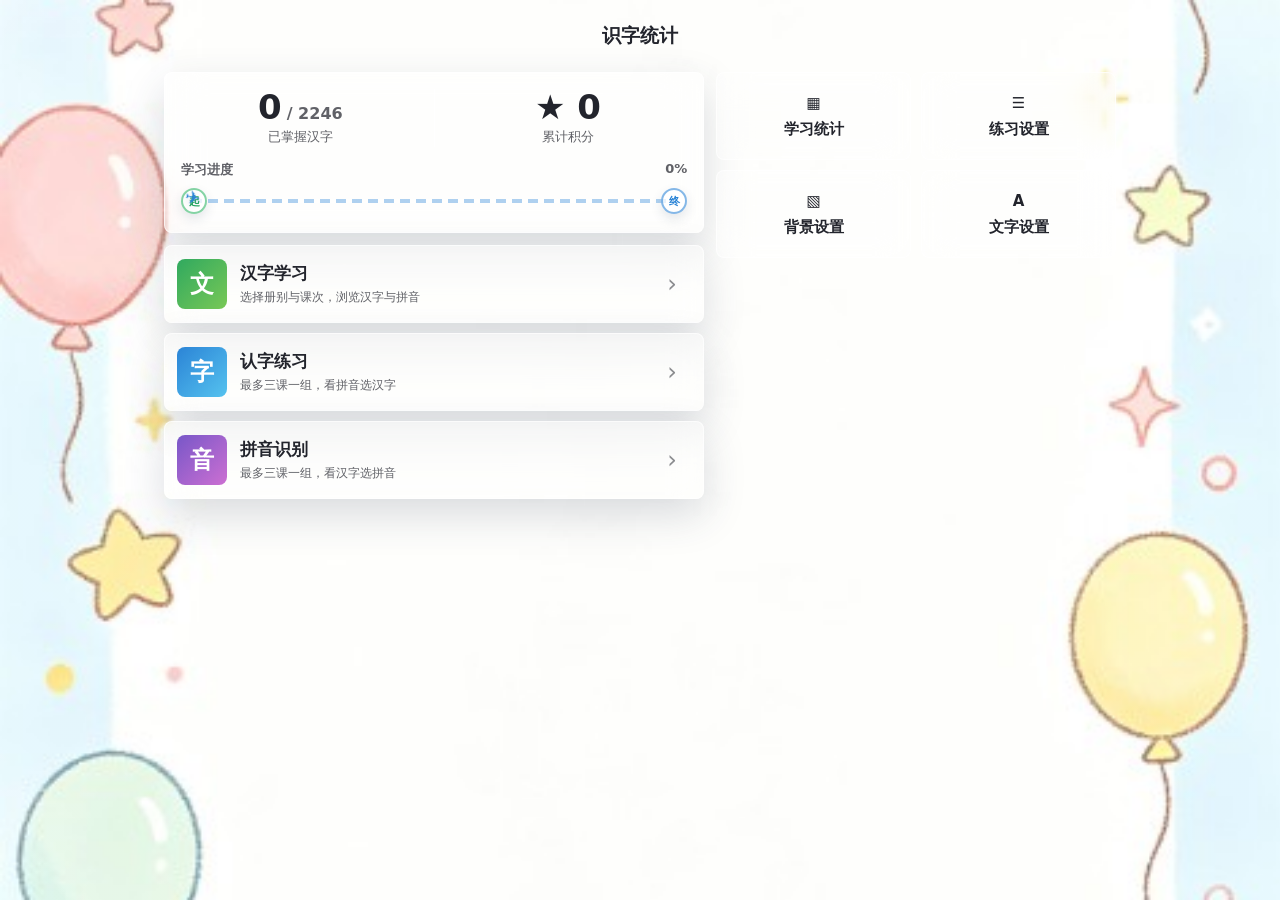
<file: index.html>
<!doctype html>
<html lang="zh-CN">
  <head>
    <meta charset="utf-8">
    <meta name="viewport" content="width=device-width, initial-scale=1">
    <meta http-equiv="refresh" content="0; url=./web/">
    <title>识字通 Web</title>
    <link rel="canonical" href="./web/">
  </head>
  <body>
    <p><a href="./web/">进入识字通 Web</a></p>
  </body>
</html>
</file>
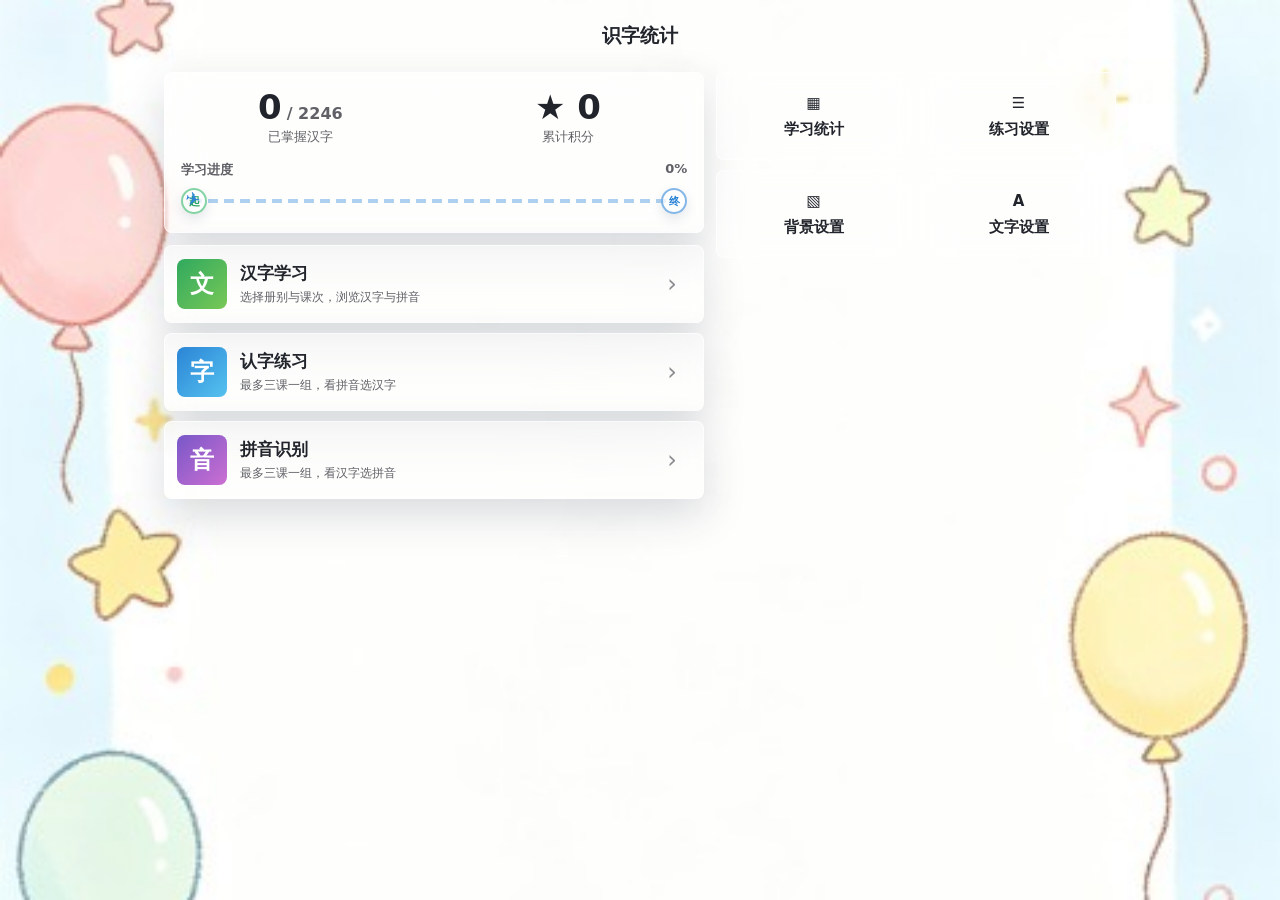
<file: web/index.html>
<!doctype html>
<html lang="zh-CN">
  <head>
    <meta charset="utf-8">
    <meta name="viewport" content="width=device-width, initial-scale=1, viewport-fit=cover">
    <meta name="theme-color" content="#cfe9ff">
    <title>识字通 Web</title>
    <link rel="stylesheet" href="./styles.css">
  </head>
  <body>
    <div id="app" class="app-shell" aria-live="polite"></div>
    <script src="./data/characters.js" defer></script>
    <script src="./app.js" defer></script>
  </body>
</html>
</file>
<file: web/styles.css>
:root {
  color-scheme: light;
  --text-color: #22242c;
  --text-muted: rgba(34, 36, 44, 0.72);
  --text-soft: rgba(34, 36, 44, 0.54);
  --font-scale: 1;
  --accent: #2b84d6;
  --good: #27a862;
  --warn: #d98a25;
  --bad: #d64b45;
  --glass: rgba(255, 255, 255, 0.42);
  --glass-strong: rgba(255, 255, 255, 0.62);
  --stroke: rgba(255, 255, 255, 0.68);
  --shadow: 0 16px 42px rgba(49, 63, 91, 0.18);
}

* {
  box-sizing: border-box;
}

html,
body {
  min-height: 100%;
  margin: 0;
}

body {
  color: var(--text-color);
  font-family: ui-rounded, "SF Pro Rounded", "PingFang SC", "Microsoft YaHei", system-ui, sans-serif;
  background: #dceefa;
}

button,
input,
select {
  font: inherit;
}

button {
  color: inherit;
}

.app-shell {
  min-height: 100vh;
  min-height: 100dvh;
  background-image: linear-gradient(rgba(255, 255, 255, 0.08), rgba(255, 255, 255, 0.08)), var(--app-bg);
  background-position: center;
  background-size: cover;
  background-attachment: fixed;
}

.screen {
  width: min(100%, 980px);
  min-height: 100vh;
  min-height: 100dvh;
  margin: 0 auto;
  padding: max(14px, env(safe-area-inset-top)) 14px max(16px, env(safe-area-inset-bottom));
  display: flex;
  flex-direction: column;
  gap: 14px;
}

.topbar {
  display: grid;
  grid-template-columns: 44px 1fr 44px;
  align-items: center;
  min-height: 44px;
}

.topbar-title {
  margin: 0;
  text-align: center;
  font-size: calc(19px * var(--font-scale));
  font-weight: 750;
}

.topbar-spacer {
  width: 44px;
  height: 44px;
}

.icon-button {
  width: 44px;
  height: 44px;
  border: 1px solid var(--stroke);
  border-radius: 8px;
  background: rgba(255, 255, 255, 0.36);
  box-shadow: 0 8px 20px rgba(32, 54, 88, 0.11);
  display: grid;
  place-items: center;
  cursor: pointer;
  font-size: 20px;
}

.icon-button:disabled {
  opacity: 0.42;
  cursor: default;
}

.glass {
  background: var(--glass);
  border: 1px solid var(--stroke);
  border-radius: 8px;
  box-shadow: var(--shadow);
  backdrop-filter: blur(18px) saturate(1.1);
}

.home-grid {
  display: grid;
  gap: 12px;
}

.progress-card {
  padding: 16px;
}

.metrics {
  display: grid;
  grid-template-columns: 1fr 1px 1fr;
  gap: 14px;
  align-items: center;
}

.divider {
  width: 1px;
  min-height: 58px;
  background: rgba(255, 255, 255, 0.6);
}

.metric {
  display: grid;
  gap: 4px;
  text-align: center;
}

.metric-value {
  font-size: calc(34px * var(--font-scale));
  font-weight: 850;
  line-height: 1;
}

.metric-detail {
  color: var(--text-muted);
  font-size: calc(16px * var(--font-scale));
  font-weight: 650;
}

.metric-label {
  color: var(--text-muted);
  font-size: calc(13px * var(--font-scale));
}

.progress-row {
  display: flex;
  justify-content: space-between;
  gap: 12px;
  margin-top: 14px;
  color: var(--text-muted);
  font-size: calc(13px * var(--font-scale));
  font-weight: 650;
}

.progress-track {
  position: relative;
  height: 30px;
  overflow: visible;
  margin-top: 7px;
  border-radius: 0;
  background: none;
}

.progress-track::before {
  content: "";
  position: absolute;
  left: 11px;
  right: 11px;
  top: 50%;
  height: 4px;
  border-radius: 999px;
  background:
    repeating-linear-gradient(90deg, rgba(43, 132, 214, 0.38) 0 10px, transparent 10px 16px),
    rgba(255, 255, 255, 0.56);
  transform: translateY(-50%);
}

.progress-track::after {
  content: "终";
  position: absolute;
  right: 0;
  top: 50%;
  width: 22px;
  height: 22px;
  border: 2px solid rgba(43, 132, 214, 0.58);
  border-radius: 50%;
  background: rgba(255, 255, 255, 0.72);
  color: var(--accent);
  display: grid;
  place-items: center;
  font-size: 11px;
  font-weight: 850;
  line-height: 1;
  transform: translateY(-50%);
  box-shadow: 0 5px 12px rgba(32, 54, 88, 0.12);
}

.progress-fill {
  position: absolute;
  left: 11px;
  top: 50%;
  width: var(--progress, 0%);
  max-width: calc(100% - 22px);
  height: 4px;
  border-radius: 999px;
  background: linear-gradient(90deg, #39b86d, #9ed85c);
  transform: translateY(-50%);
  box-shadow: 0 0 12px rgba(57, 184, 109, 0.28);
  animation: plane-progress 680ms cubic-bezier(0.2, 0.85, 0.2, 1) both;
}

.progress-fill::before {
  content: "起";
  position: absolute;
  left: -11px;
  top: 50%;
  width: 22px;
  height: 22px;
  border: 2px solid rgba(57, 184, 109, 0.62);
  border-radius: 50%;
  background: rgba(255, 255, 255, 0.76);
  color: var(--good);
  display: grid;
  place-items: center;
  font-size: 11px;
  font-weight: 850;
  line-height: 1;
  transform: translateY(-50%);
  box-shadow: 0 5px 12px rgba(32, 54, 88, 0.12);
}

.progress-fill::after {
  content: "✈";
  position: absolute;
  right: -13px;
  top: 50%;
  width: 24px;
  height: 24px;
  color: #2b84d6;
  display: grid;
  place-items: center;
  font-size: 18px;
  line-height: 1;
  text-shadow: 0 3px 8px rgba(32, 54, 88, 0.18);
  transform: translateY(-58%) rotate(12deg);
  animation: plane-bob 680ms ease-in-out both;
}

@keyframes plane-progress {
  from {
    width: var(--progress-start, 0%);
  }
  to {
    width: var(--progress, 0%);
  }
}

@keyframes plane-bob {
  0% {
    transform: translateY(-52%) rotate(8deg) scale(0.94);
  }
  45% {
    transform: translateY(-72%) rotate(14deg) scale(1.08);
  }
  100% {
    transform: translateY(-58%) rotate(12deg) scale(1);
  }
}

@media (prefers-reduced-motion: reduce) {
  .progress-fill,
  .progress-fill::after {
    animation: none;
  }
}

.mode-list {
  display: grid;
  gap: 10px;
}

.mode-button,
.settings-button,
.primary-button,
.secondary-button,
.danger-button,
.option-button,
.select-card,
.chip,
.segment-button,
.lesson-button {
  border: 1px solid var(--stroke);
  border-radius: 8px;
  background: rgba(255, 255, 255, 0.36);
  cursor: pointer;
}

.mode-button {
  min-height: 78px;
  padding: 12px;
  display: grid;
  grid-template-columns: 50px 1fr 24px;
  align-items: center;
  gap: 13px;
  text-align: left;
  box-shadow: var(--shadow);
  backdrop-filter: blur(16px);
}

.mode-icon {
  width: 50px;
  height: 50px;
  border-radius: 8px;
  display: grid;
  place-items: center;
  color: white;
  font-size: 24px;
  font-weight: 800;
}

.mode-icon.learn {
  background: linear-gradient(135deg, #30a95f, #78c856);
}

.mode-icon.hanzi {
  background: linear-gradient(135deg, #2b84d6, #55c2ef);
}

.mode-icon.pinyin {
  background: linear-gradient(135deg, #7857c8, #cc6fd2);
}

.mode-title {
  display: block;
  font-size: calc(17px * var(--font-scale));
  font-weight: 780;
}

.mode-subtitle {
  display: block;
  margin-top: 4px;
  color: var(--text-muted);
  font-size: calc(12px * var(--font-scale));
  white-space: nowrap;
  overflow: hidden;
  text-overflow: ellipsis;
}

.chevron {
  color: var(--text-soft);
  font-size: 24px;
}

.settings-grid {
  display: grid;
  grid-template-columns: repeat(2, minmax(0, 1fr));
  gap: 10px;
}

.settings-button {
  min-height: 52px;
  padding: 8px 10px;
  display: flex;
  align-items: center;
  justify-content: center;
  gap: 8px;
  font-size: calc(15px * var(--font-scale));
  font-weight: 700;
  backdrop-filter: blur(16px);
}

.panel {
  padding: 14px;
}

.panel-title {
  margin: 0 0 10px;
  font-size: calc(17px * var(--font-scale));
  font-weight: 780;
}

.muted {
  color: var(--text-muted);
}

.soft {
  color: var(--text-soft);
}

.form-grid {
  display: grid;
  gap: 12px;
}

.field {
  display: grid;
  gap: 7px;
}

.field label,
.field-label {
  color: var(--text-muted);
  font-size: calc(13px * var(--font-scale));
  font-weight: 700;
}

select,
input[type="color"] {
  width: 100%;
  min-height: 46px;
  border: 1px solid var(--stroke);
  border-radius: 8px;
  padding: 0 12px;
  color: var(--text-color);
  background: rgba(255, 255, 255, 0.52);
}

.learning-card {
  padding: 18px 16px;
  display: grid;
  gap: 18px;
}

.learning-display {
  min-height: 310px;
  display: grid;
  align-content: center;
  justify-items: center;
  gap: 20px;
  text-align: center;
}

.hanzi-display {
  font-family: "Songti SC", "STSong", "Noto Serif CJK SC", serif;
  font-size: clamp(110px, 32vw, 180px);
  font-weight: 650;
  line-height: 1;
}

.pinyin-display {
  font-size: clamp(42px, 12vw, 76px);
  font-weight: 850;
  line-height: 1.05;
}

.learning-nav,
.actions {
  display: grid;
  grid-template-columns: repeat(2, minmax(0, 1fr));
  gap: 10px;
}

.primary-button,
.secondary-button,
.danger-button {
  min-height: 48px;
  padding: 0 14px;
  font-weight: 760;
}

.primary-button {
  color: white;
  background: linear-gradient(135deg, #287fd0, #49b8ef);
  border-color: rgba(255, 255, 255, 0.3);
}

.secondary-button {
  background: rgba(255, 255, 255, 0.42);
}

.danger-button {
  color: #8e211d;
  background: rgba(255, 255, 255, 0.48);
}

.primary-button:disabled,
.secondary-button:disabled {
  opacity: 0.45;
  cursor: default;
}

.practice-layout {
  display: grid;
  grid-template-columns: 44px 1fr 44px;
  gap: 8px;
  min-height: calc(100vh - 86px);
}

.practice-main {
  display: grid;
  gap: 12px;
  grid-template-rows: minmax(220px, 0.95fr) minmax(300px, 1.05fr);
  min-width: 0;
}

.prompt-panel {
  padding: 18px;
  display: grid;
  align-content: space-between;
  gap: 14px;
  position: relative;
  overflow: hidden;
}

.practice-meta {
  display: flex;
  justify-content: space-between;
  gap: 10px;
  color: var(--text-muted);
  font-size: calc(16px * var(--font-scale));
  font-weight: 780;
}

.practice-prompt {
  text-align: center;
  font-weight: 850;
  line-height: 1;
}

.practice-prompt.hanzi {
  font-family: "Songti SC", "STSong", "Noto Serif CJK SC", serif;
  font-size: clamp(98px, 28vw, 150px);
}

.practice-prompt.pinyin {
  font-size: clamp(56px, 16vw, 92px);
}

.practice-context {
  color: var(--text-soft);
  text-align: center;
  font-size: calc(13px * var(--font-scale));
  white-space: nowrap;
  overflow: hidden;
  text-overflow: ellipsis;
}

.feedback-art {
  width: 94px;
  height: 94px;
  object-fit: contain;
  position: absolute;
  right: 16px;
  bottom: 16px;
  filter: drop-shadow(0 10px 16px rgba(31, 46, 74, 0.22));
  animation: pop 0.34s ease both;
}

.options-panel {
  padding: 14px;
  display: grid;
  gap: 12px;
  grid-template-rows: 1fr auto auto;
}

.options-grid {
  display: grid;
  grid-template-columns: repeat(2, minmax(0, 1fr));
  grid-template-rows: repeat(2, minmax(92px, 1fr));
  gap: 10px;
}

.option-button {
  min-width: 0;
  min-height: 92px;
  padding: 8px;
  display: grid;
  place-items: center;
  font-size: clamp(32px, 8vw, 52px);
  font-weight: 800;
  background: rgba(255, 255, 255, 0.42);
}

.option-button.pinyin {
  font-size: clamp(25px, 6vw, 42px);
}

.option-button.correct {
  border-color: #1fa35a;
  background: rgba(39, 168, 98, 0.24);
}

.option-button.wrong {
  border-color: #d64b45;
  background: rgba(214, 75, 69, 0.18);
}

.option-button:disabled {
  cursor: default;
}

.side-nav {
  align-self: stretch;
  width: 44px;
  border: 1px solid var(--stroke);
  border-radius: 8px;
  background: rgba(255, 255, 255, 0.32);
  font-size: 26px;
  cursor: pointer;
}

.side-nav:disabled {
  opacity: 0.35;
  cursor: default;
}

.completion {
  min-height: 56vh;
  display: grid;
  align-content: center;
  gap: 14px;
  text-align: center;
}

.completion h2 {
  margin: 0;
  font-size: calc(28px * var(--font-scale));
}

.toast {
  position: fixed;
  left: 50%;
  top: 50%;
  transform: translate(-50%, -50%);
  z-index: 30;
  padding: 22px 34px;
  border: 1px solid var(--stroke);
  border-radius: 8px;
  background: rgba(255, 255, 255, 0.72);
  box-shadow: var(--shadow);
  backdrop-filter: blur(18px);
  font-size: calc(34px * var(--font-scale));
  font-weight: 850;
  animation: pop 0.26s ease both;
}

.stats-list {
  display: grid;
  gap: 12px;
}

.stats-row {
  display: grid;
  grid-template-columns: 1fr auto;
  gap: 10px;
  align-items: center;
  padding: 12px 0;
  border-bottom: 1px solid rgba(255, 255, 255, 0.42);
}

.stats-row:last-child {
  border-bottom: 0;
}

.lesson-card {
  display: grid;
  gap: 9px;
}

.unit-row {
  border: 0;
  border-radius: 8px;
  padding: 11px 12px;
  display: grid;
  grid-template-columns: 1fr auto;
  gap: 8px;
  color: var(--text-color);
  background: rgba(255, 255, 255, 0.33);
  cursor: pointer;
  text-align: left;
}

.mastery-grid {
  display: grid;
  grid-template-columns: repeat(5, minmax(0, 1fr));
  gap: 8px;
}

.mastery-cell {
  min-height: 62px;
  border-radius: 8px;
  padding: 6px 3px;
  display: grid;
  align-content: center;
  justify-items: center;
  gap: 3px;
  background: rgba(255, 255, 255, 0.42);
}

.mastery-cell.mastered {
  background: rgba(39, 168, 98, 0.22);
}

.mastery-cell.learning {
  background: rgba(217, 138, 37, 0.2);
}

.mastery-cell.tried {
  background: rgba(214, 75, 69, 0.15);
}

.mastery-hanzi {
  font-family: "Songti SC", "STSong", "Noto Serif CJK SC", serif;
  font-size: calc(23px * var(--font-scale));
  font-weight: 650;
}

.mastery-pinyin {
  color: var(--text-muted);
  font-size: calc(10px * var(--font-scale));
}

.background-grid {
  display: grid;
  grid-template-columns: repeat(2, minmax(0, 1fr));
  gap: 12px;
}

.select-card {
  padding: 9px;
  display: grid;
  gap: 8px;
  background: rgba(255, 255, 255, 0.34);
  text-align: center;
  font-weight: 760;
}

.select-card.selected {
  outline: 3px solid var(--accent);
}

.select-card img {
  width: 100%;
  aspect-ratio: 3 / 4;
  object-fit: cover;
  border-radius: 8px;
}

.chip-grid {
  display: grid;
  grid-template-columns: repeat(3, minmax(0, 1fr));
  gap: 10px;
}

.chip {
  min-height: 84px;
  padding: 10px 6px;
  display: grid;
  justify-items: center;
  align-content: center;
  gap: 7px;
  background: rgba(255, 255, 255, 0.38);
  font-weight: 700;
}

.swatch {
  width: 38px;
  height: 38px;
  border-radius: 50%;
  border: 2px solid rgba(255, 255, 255, 0.72);
}

.chip.selected {
  outline: 3px solid var(--accent);
}

.segments {
  display: grid;
  grid-template-columns: repeat(4, minmax(0, 1fr));
  gap: 6px;
  padding: 4px;
  border-radius: 8px;
  background: rgba(255, 255, 255, 0.36);
}

.segment-button {
  min-height: 40px;
  border: 0;
  background: transparent;
  font-weight: 760;
}

.segment-button.selected {
  color: white;
  background: #287fd0;
}

.qzw-list {
  display: grid;
  gap: 8px;
}

.toggle-row {
  display: grid;
  grid-template-columns: 1fr auto;
  align-items: center;
  gap: 10px;
  min-height: 46px;
  padding: 0 12px;
  border-radius: 8px;
  background: rgba(255, 255, 255, 0.34);
  font-weight: 700;
}

.toggle-row input {
  width: 22px;
  height: 22px;
}

.empty {
  min-height: 48vh;
  display: grid;
  align-content: center;
  justify-items: center;
  gap: 10px;
  text-align: center;
}

.empty-title {
  font-size: calc(24px * var(--font-scale));
  font-weight: 850;
}

@keyframes pop {
  from {
    opacity: 0;
    transform: scale(0.88);
  }
  to {
    opacity: 1;
    transform: scale(1);
  }
}

@media (min-width: 740px) {
  .home-grid {
    grid-template-columns: minmax(0, 1fr) minmax(320px, 0.74fr);
    align-items: start;
  }

  .progress-card,
  .mode-list {
    grid-column: 1;
  }

  .settings-grid {
    grid-column: 2;
    grid-row: 1 / span 2;
  }

  .settings-button {
    min-height: 88px;
    flex-direction: column;
  }

  .practice-layout {
    min-height: 720px;
  }

  .practice-main {
    grid-template-rows: minmax(320px, 0.95fr) minmax(360px, 1.05fr);
  }
}

@media (max-width: 430px) {
  .screen {
    padding-left: 10px;
    padding-right: 10px;
  }

  .practice-layout {
    grid-template-columns: 34px 1fr 34px;
    gap: 6px;
  }

  .side-nav {
    width: 34px;
  }

  .prompt-panel,
  .options-panel {
    padding: 10px;
  }

  .options-grid {
    gap: 8px;
  }

  .background-grid,
  .settings-grid {
    gap: 8px;
  }
}
</file>
